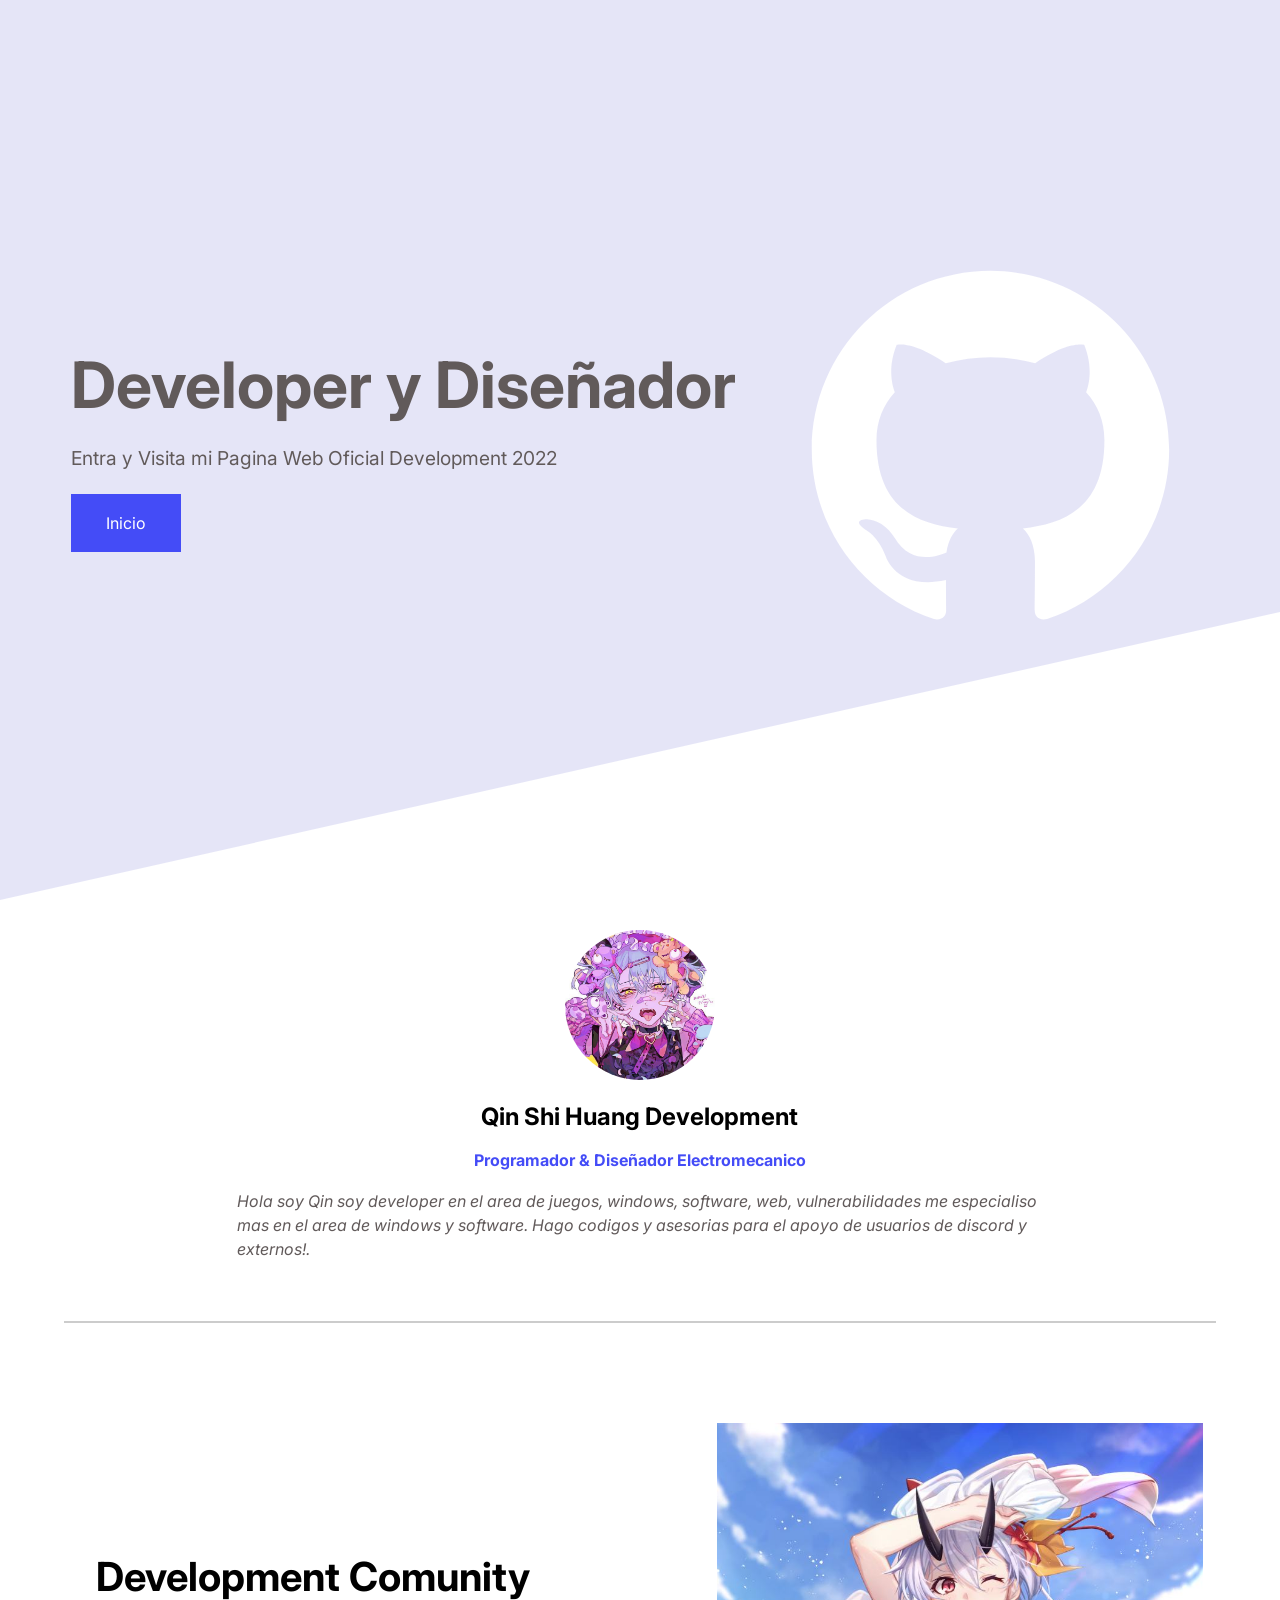
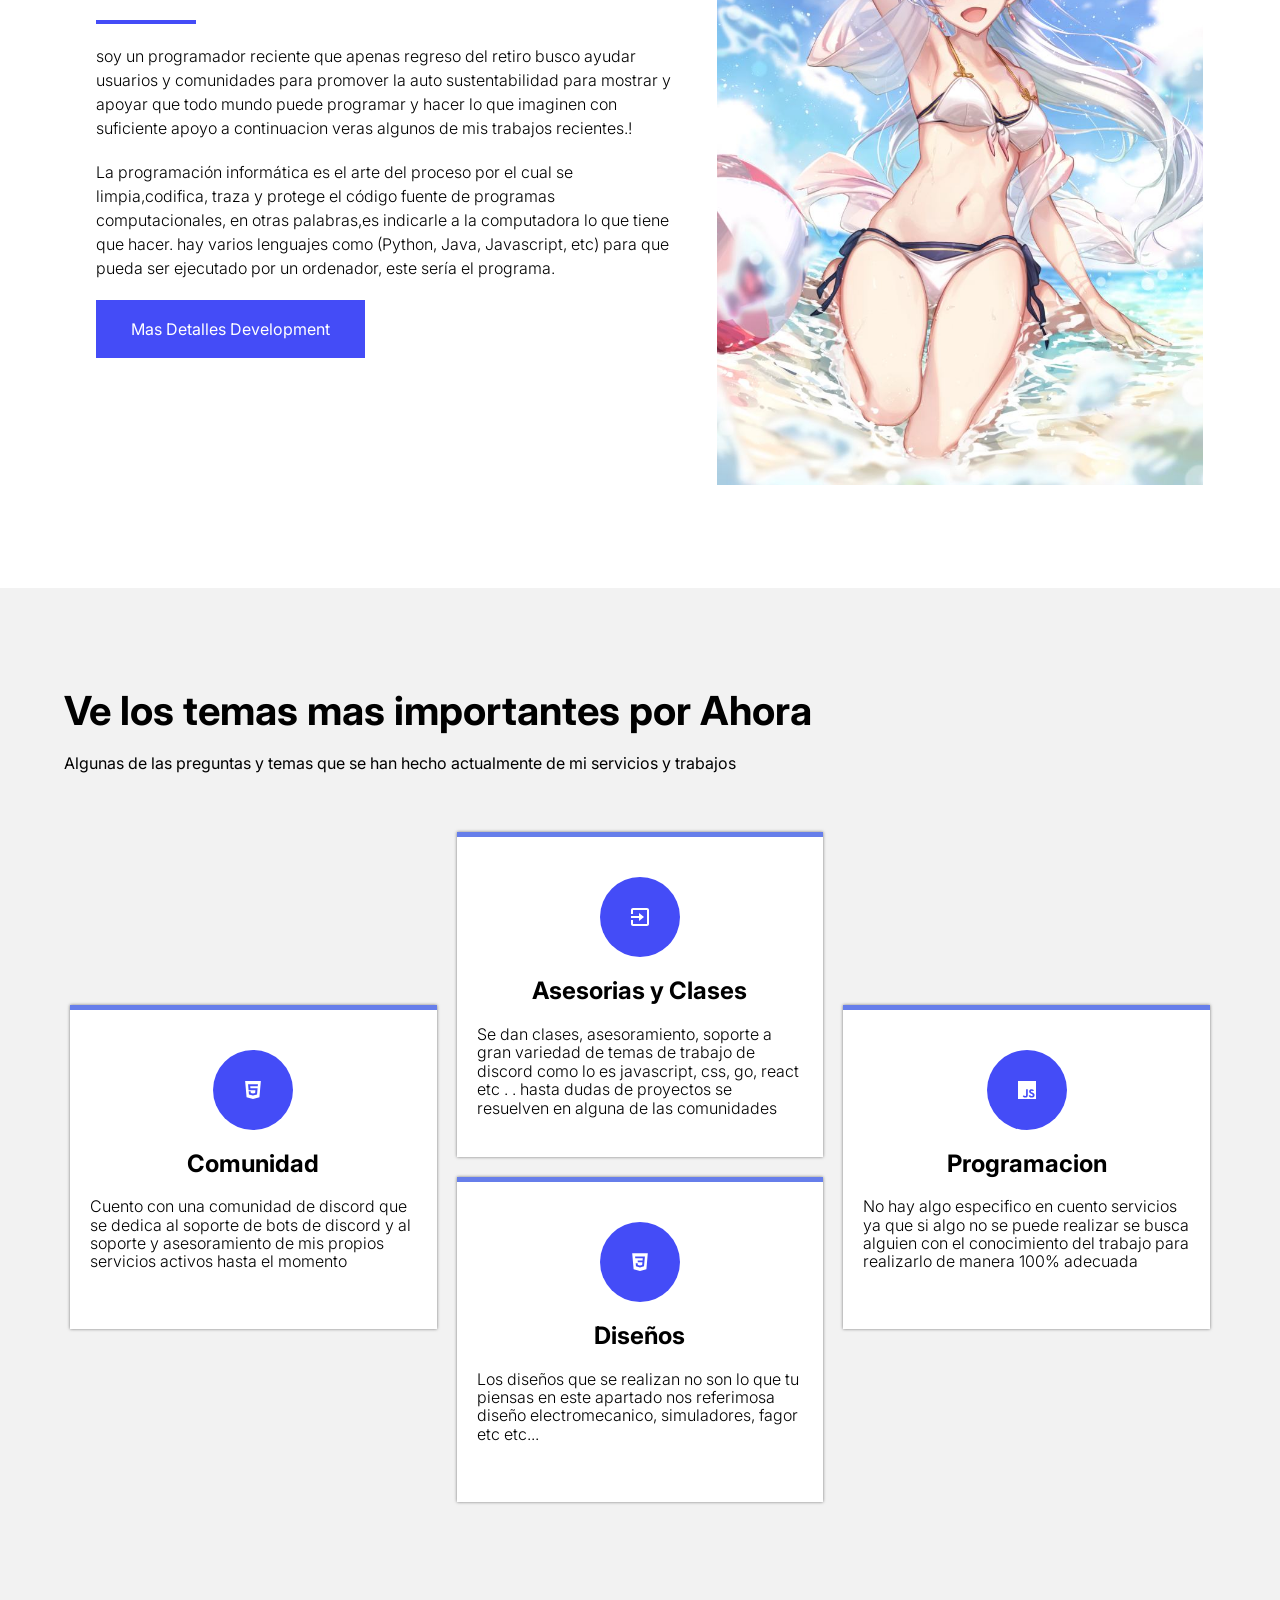
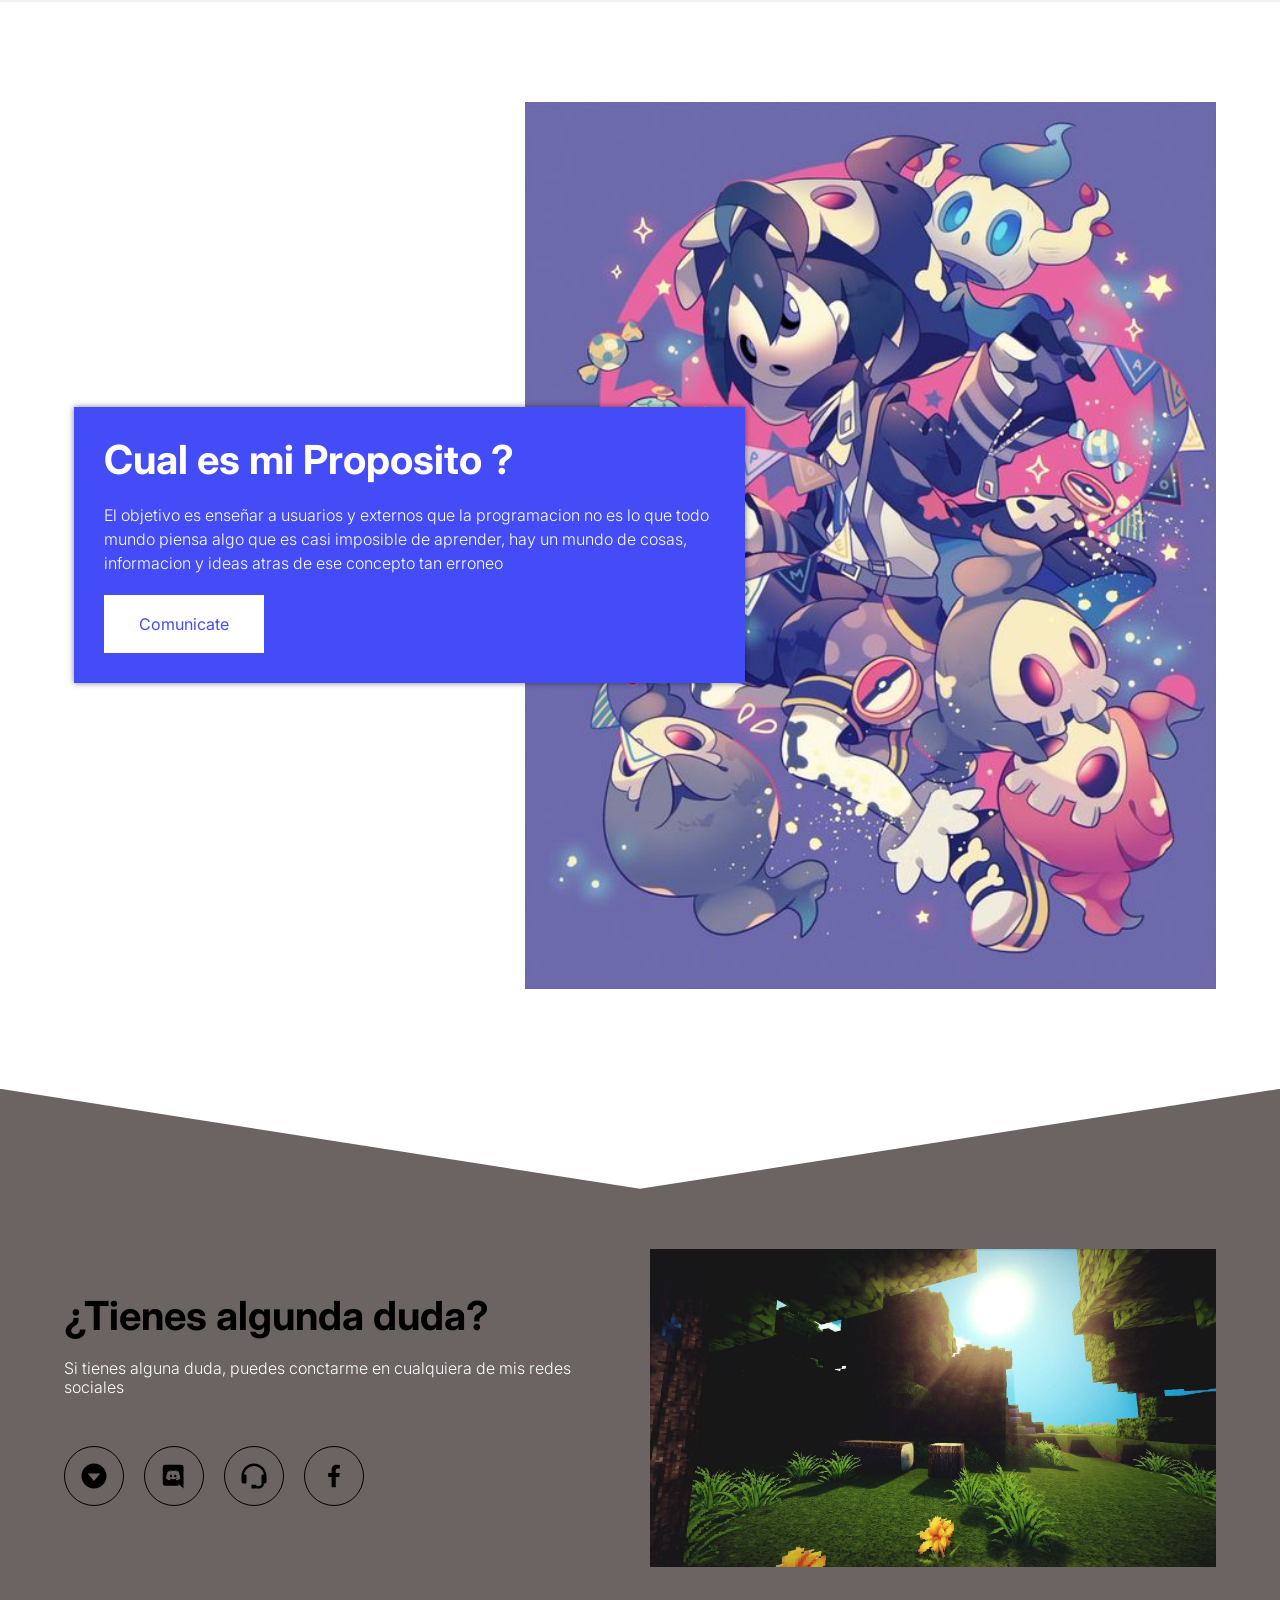
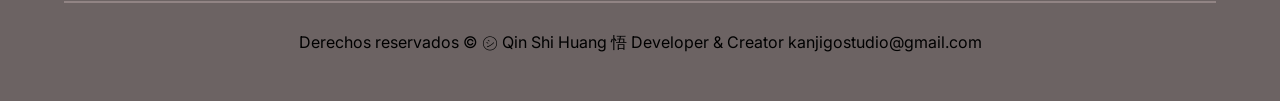
<file: views/cliente.html>
<!DOCTYPE html>
<html lang="es">
<head>
    <meta charset="UTF-8">
    <meta name="viewport" content="width=device-width, initial-scale=1.0">
    <title>Amatsu Mikaboshi</title>
    <link rel="shortcut icon" href="../imagenes/icon 2.png" type="image/x-icon">
    <link rel="stylesheet" href="../css/normalize.css">
    <link rel="stylesheet" href="../css/servicios.css">
</head>
<body>
    
    <header class="hero">

        <div class="hero__container container">

            <div class="hero__texts">
                <h1 class="hero__title">Developer y Diseñador</h1>
                <p class="hero__copy">Entra y Visita mi Pagina Web Oficial Development 2022</p>
                <a href="../index.html" class="hero__cta">Inicio</a>    
            </div>

            <img src="../svg/blanco/github-black.svg" class="hero__img">

        </div>


    </header>

    <main class="main">

        <section class="instructor container">

            <div class="instructor__container">
                <img src="../imagenes/01.jpg" class="instructor__img">
                <h2 class="instructor__name">Qin Shi Huang Development</h2>
                <p class="instructor__tag">Programador & Diseñador Electromecanico</p>
                <p class="instructor__paragraph">Hola soy Qin soy developer en el area de juegos, windows, software, web, vulnerabilidades me especialiso mas en el area de windows y software. Hago codigos y asesorias para el apoyo de usuarios de discord y externos!.</p>
            </div>

        </section>

        <section class="about container">

            <div class="about__course">
                <h2 class="title title--border">Development Comunity</h2>

                <p class="about__paragraph">soy un programador reciente que apenas regreso del retiro busco ayudar usuarios y comunidades para promover la auto sustentabilidad para mostrar y apoyar que todo mundo puede programar y hacer lo que imaginen con suficiente apoyo a continuacion veras algunos de mis trabajos recientes.!</p>

                <p class="about__paragraph">La programación informática es el arte del proceso por el cual se limpia,codifica, traza y protege el código fuente de programas computacionales, en otras palabras,es indicarle a la computadora lo que tiene que hacer. hay varios lenguajes como (Python, Java, Javascript, etc) para que pueda ser ejecutado por un ordenador, este sería el programa.</p>

                <a href="https://studiodeveloper.online/html/backer.html" class="cta">Mas Detalles Development</a>
            </div>

            <figure class="about__picture">
                <img src="../imagenes/3.jpg" class="about__img">
            </figure>

        </section>

        <section class="card">
            <div class="container">

                <h2 class="title">Ve los temas mas importantes por Ahora</h2>
                <p class="card__copy">Algunas de las preguntas y temas que se han hecho actualmente de mi servicios y trabajos</p>

                <div class="card__container">

                    <div class="card__item">
                        <figure class="card__img">
                            <img src="../svg/blanco/css-black.svg" class="card__picture">
                        </figure>
                        <h3 class="card__title">Diseños</h3>
                        <p class="card__paragraph">Los diseños que se realizan no son lo que tu piensas en este apartado nos referimosa diseño electromecanico, simuladores, fagor etc etc...</p>
                    </div>

                    <div class="card__item">
                        <figure class="card__img">
                            <img src="../svg/blanco/javascript.svg" class="card__picture">
                        </figure>
                        <h3 class="card__title">Programacion</h3>
                        <p class="card__paragraph">No hay algo especifico en cuento servicios ya que si algo no se puede realizar se busca alguien con el conocimiento del trabajo para realizarlo de manera 100% adecuada</p>
                    </div>

                    <div class="card__item">
                        <figure class="card__img">
                            <img src="../svg/blanco/xml.black.svg" class="card__picture">
                        </figure>
                        <h3 class="card__title">Comunidad</h3>
                        <p class="card__paragraph">Cuento con una comunidad de discord que se dedica al soporte de bots de discord y al soporte y asesoramiento de mis propios servicios activos hasta el momento</p>
                    </div>
                    
                    <div class="card__item">
                        <figure class="card__img">
                            <img src="../svg/blanco/close.svg" class="card__picture">
                        </figure>
                        <h3 class="card__title">Asesorias y Clases</h3>
                        <p class="card__paragraph">Se dan clases, asesoramiento, soporte a gran variedad de temas de trabajo de discord como lo es javascript, css, go, react etc . . hasta dudas de proyectos se resuelven en alguna de las comunidades</p>
                    </div>

                </div>
            </div>
        </section>

        <section class="course container">

            <figure class="course__picture">
                <img src="../imagenes/principal.jpg" class="course__img">
            </figure>

            <div class="course__about">
                <h2 class="title">Cual es mi Proposito ?</h2>
                <p class="about__paragraph">El objetivo es enseñar a usuarios y externos que la programacion no es lo que todo mundo piensa algo que es casi imposible de aprender, hay un mundo de cosas, informacion y ideas atras de ese concepto tan erroneo</p>
                <a href="https://discord.gg/kE4KHtSxdw" target="_blank" class="cta">Comunicate</a>
            </div>
        </section>
    </main>

    <footer class="footer">
        <div class="footer__container container">

            <div class="footer__contact">
                <div class="footer__texts">
                    <h2 class="title">¿Tienes algunda duda?</h2>
                    <p class="footer__copy">Si tienes alguna duda, puedes conctarme en cualquiera de mis redes sociales</p>

                    <div class="footer__social">
                        <a href="#" class="footer__link">
                           <img src="../svg/negro/filter.svg" class="footer__icon">
                        </a>
                        <a href="#" class="footer__link">
                           <img src="../svg/negro/discord.svg" class="footer__icon">
                        </a>
                        <a href="#" class="footer__link">
                           <img src="../svg/negro/support.svg" class="footer__icon">
                        </a>
                        <a href="#" class="footer__link">
                           <img src="../svg/negro/transform.svg" class="footer__icon">
                        </a>
                    </div>
                </div>

                <figure class="footer__picture">
                    <img src="../imagenes/20.jpg" class="footer__img">
                </figure>
            </div>

            <p class="footer__copyright">
                Derechos reservados &copy; ㋛ Qin Shi Huang 悟 Developer & Creator
            </p>

        </div>
    </footer>

</body>
</html>
</file>
<file: css/servicios.css>
@import url('https://fonts.googleapis.com/css2?family=Inter:wght@300;400;700&display=swap');

:root {
     --color-primary: #444cf7;
     --color-title: rgb(0, 0, 0);
     --align-title: left;
     --padding-container: 100px 0;
     --width-container: 90%;
     --max-width-container: 1200px;
     --color-btn: #444cf7;
     --text-btn: #fff;
     --padding-btn: 20px 35px;
     --height-shape: 18em;
}

body {
     font-family: 'Inter', sans-serif;
     background-color: #7f7f81;
     opacity: 1;
     background-image: radial-gradient(
               #444cf7 0.7000000000000001px,
               transparent 0.7000000000000001px
          ),
          radial-gradient(#444cf7 0.7000000000000001px, #e5e5f7 0.7000000000000001px);
     background-size: 28px 28px;
     background-position: 0 0, 14px 14px;
}

.container {
     width: 90%;
     max-width: var(--max-width-container);
     padding: var(--padding-container);
     margin: 0 auto;
     overflow: hidden;
}

.hero {
     height: 100vh;
     min-height: 500px;
     position: relative;
     color: #615a5a;
     --padding-container: 0;
}

.hero::after {
     content: '';
     display: block;
     position: absolute;
     height: var(--height-shape);
     width: 100%;
     bottom: 0;
     left: 0;
     background: rgb(255, 255, 255);
     z-index: -1;
     clip-path: polygon(0 100%, 100% 100%, 100% 0);
}

.hero__container {
     display: grid;
     height: 100%;
     grid-template-columns: 3fr 2fr;
     place-items: center;
     gap: 20px;
}

.hero__title {
     font-size: 4rem;
}

.hero__copy {
     font-size: 1.2rem;
     margin: 25px 0;
}

.hero__cta {
     display: inline-block;
     background: var(--color-btn);
     color: #fff;
     padding: var(--padding-btn);
     text-align: center;
     text-decoration: none;
}

.hero__img {
     width: 95%;
}

/* Main */

.main {
     background: #fff;
}

.title {
     font-size: 2.5rem;
     text-align: var(--align-title);
     color: var(--color-title);
}

.title--border::after {
     content: '';
     display: block;
     width: 100px;
     margin-top: 20px;
     height: 4px;
     background-color: var(--color-primary);
}

.cta {
     display: inline-block;
     background: var(--color-btn);
     color: var(--text-btn);
     padding: var(--padding-btn);
     text-align: center;
     text-decoration: none;
}

/* Instrcutor */

.instructor {
     text-align: center;
     border-bottom: 2px solid #ccc;
     --padding-container: 30px 0 60px;
}

.instructor__container {
     width: 70%;
     margin: 0 auto;
}

.instructor__name {
     margin: 20px 0;
}

.instructor__tag {
     font-weight: 700;
     color: var(--color-primary);
     margin-bottom: 20px;
}

.instructor__paragraph {
     text-align: left;
     line-height: 1.5;
     font-style: italic;
     color: #615a5a;
}

.instructor__img {
     width: 150px;
     height: 150px;
     border-radius: 50%;
     object-fit: cover;
     object-position: top;
}

/* about */

.about {
     display: grid;
     grid-template-columns: 5fr 4fr;
     place-items: center;
}

.about__course {
     width: 90%;
}

.about__paragraph {
     margin: 20px 0;
     line-height: 1.5;
     font-weight: 300;
}

.about__picture {
     text-align: center;
}

.about__img {
     width: 95%;
}

/* Card */

.card {
     background: #f2f2f2;
}

.card__copy {
     margin-top: 20px;
}

.card__container {
     width: 99%;
     margin: 0 auto;
     margin-top: 60px;
     display: grid;
     grid-template-columns: repeat(3, 1fr);
     grid-template-rows: repeat(4, 1fr);
     gap: 20px;
     grid-template-areas:
          '.      card1   .    '
          'card2  card1   card3'
          'card2  card4   card3'
          '.      card4   .   ';
}

.card__item {
     padding: 20px;
     background: #fff;
     border-top: 5px solid #667eea;
     box-shadow: 0 0 3px rgba(0, 0, 0, 0.5);
     display: flex;
     flex-direction: column;
     align-items: center;
}

.card__img {
     background: var(--color-primary);
     margin-top: 20px;
     width: 80px;
     height: 80px;
     border-radius: 50%;
     display: flex;
     justify-content: center;
     align-items: center;
}

.card__title {
     margin: 20px 0;
     font-size: 1.5rem;
}

.card__paragraph {
     font-weight: 300;
     margin-bottom: 20px;
}

.card__item:nth-last-of-type(1) {
     grid-area: card1;
}

.card__item:nth-last-of-type(2) {
     grid-area: card2;
}

.card__item:nth-last-of-type(3) {
     grid-area: card3;
}

.card__item:nth-last-of-type(4) {
     grid-area: card4;
}

/* course */

.course {
     --color-title: #fff;
     --color-btn: #fff;
     --text-btn: #444cf7;
     color: var(--color-title);
     display: grid;
     grid-template-columns: repeat(5, 1fr);
     grid-template-rows: repeat(5, 1fr);
     /* align-items: center; */
}

.course__about {
     z-index: 100;
     align-self: center;
     width: 97%;
     margin: 0 auto;
     padding: 30px;
     box-shadow: 0 0 6px rgba(0, 0, 0, 0.5);
     background: var(--color-primary);
     grid-column: 1/4;
     grid-row: 2/-2;
}

.course__picture {
     margin: 0;
     grid-column: 3/-1;
     grid-row: 1/-1;
}

.course__img {
     width: 100%;
     height: 100%;
     object-fit: cover;
}

.course__picture--right {
     grid-column: 1/4;
}

.course__about--left {
     grid-column: 3/-1;
}

/* Footer */

.footer {
     position: relative;
     --padding-container: 160px 0 50px;
     background-color: rgb(108, 99, 99);
}

.footer::before {
     content: '';
     position: absolute;
     width: 100%;
     height: 100px;
     background: #fff;
     top: 0;
     left: 0;
     clip-path: polygon(0 0, 100% 0, 50% 100%);
}

.footer__contact {
     display: grid;
     color: #fff;
     grid-template-columns: repeat(2, 1fr);
     gap: 20px;
     place-items: center;
     margin-bottom: 30px;
}

.footer__copy {
     margin: 20px 0;
     color: #fff;
     font-weight: 300;
}

.footer__social {
     display: flex;
     color: #fff;
     padding-top: 30px;
     flex-wrap: wrap;
}

.footer__link {
     width: 60px;
     height: 60px;
     border: 1px solid #000;
     border-radius: 50%;
     margin-right: 20px;
     margin-bottom: 20px;
     display: flex;
     justify-content: center;
     align-items: center;
}

.footer__icon {
     width: 30px;
     color: #fff;
}

.footer__picture {
     margin: 0;
}

.footer__img {
     width: 100%;
}

.footer__copyright {
     padding-top: 30px;
     border-top: 2px solid #918484;
     text-align: center;
}

.footer__copyright::after {
     content: 'kanjigostudio@gmail.com';
}

@media screen and (max-width: 768px) {
     :root {
          --height-shape: 14em;
     }

     /* Agregue un height auto, porque no habia espacio disponible
    para la imagen y los elementos */
     .hero {
          min-height: 100vh;
          height: auto;
     }

     /* La primera fila tendrá una fila, definida por el 
     tamaño de su contenido "max-content" */

     .hero__container {
          --padding-container: 60px 0;
          grid-template-columns: 1fr;
          grid-template-rows: max-content 1fr;
     }

     /* Quite el height y limite el width de la imagen */
     .hero__img {
          order: -1;
          max-width: 300px;
     }

     .hero__title {
          font-size: 3.8rem;
     }

     /* About */

     .about {
          grid-template-columns: 1fr;
          grid-template-rows: max-content 1fr;
          gap: 80px;
     }

     .about__course {
          width: 100%;
     }

     .about__picture {
          order: -1;
     }

     .about__img {
          width: 100%;
     }

     /* Card */

     .card__container {
          grid-template-columns: repeat(2, 1fr);
          grid-template-rows: repeat(5, 1fr);
          gap: 15px;
          grid-template-areas:
               'card1      .'
               'card1  card2'
               'card3  card2'
               'card3  card4'
               '.      card4';
     }

     /* Course */

     .course {
          grid-template-columns: repeat(6, 1fr);
     }

     .course__about {
          grid-column: 1/6;
     }

     .course__about--left {
          grid-column: 2/-1;
     }

     .course__picture {
          grid-column: 2/-1;
     }

     .course__picture--right {
          grid-column: 1/6;
     }

     .footer__contact {
          grid-template-columns: 1fr;
     }

     .footer__texts {
          order: 1;
          --align-title: center;
     }

     .footer__social {
          justify-content: space-evenly;
     }
}

@media screen and (max-width: 500px) {
     :root {
          --padding-btn: 20px 0;
     }

     .hero__container {
          --padding-container: 45px 0;
     }

     .hero__texts {
          text-align: center;
     }

     .hero__title {
          font-size: 3rem;
     }

     .hero__cta {
          display: block;
          width: 90%;
          margin: 0 auto;
     }

     .title {
          font-size: 2rem;
     }

     .cta {
          display: block;
     }

     /* Instructor */

     .instructor {
          --padding-container: 60px 0;
     }

     .instructor__container {
          width: 90%;
     }

     /* About */

     .about {
          gap: 40px;
     }

     .about__course {
          width: 100%;
     }

     /* Card */

     .card__container {
          width: 97%;
          grid-template-columns: 1fr;
          grid-template-rows: repeat(4, 1fr);
          grid-template-areas:
               'card1'
               'card2'
               'card3'
               'card4';
     }

     /* Course */

     .course {
          grid-template-columns: 1fr;
          --padding-container: 80px 0 30px;
     }

     .course--modifier {
          --padding-container: 0 0 80px;
     }

     .course__about {
          padding: 20px 20px;
          width: 95%;
          grid-column: 1/-1;
          grid-row: 1/-1;
     }

     .course__picture {
          display: none;
     }
}
</file>
